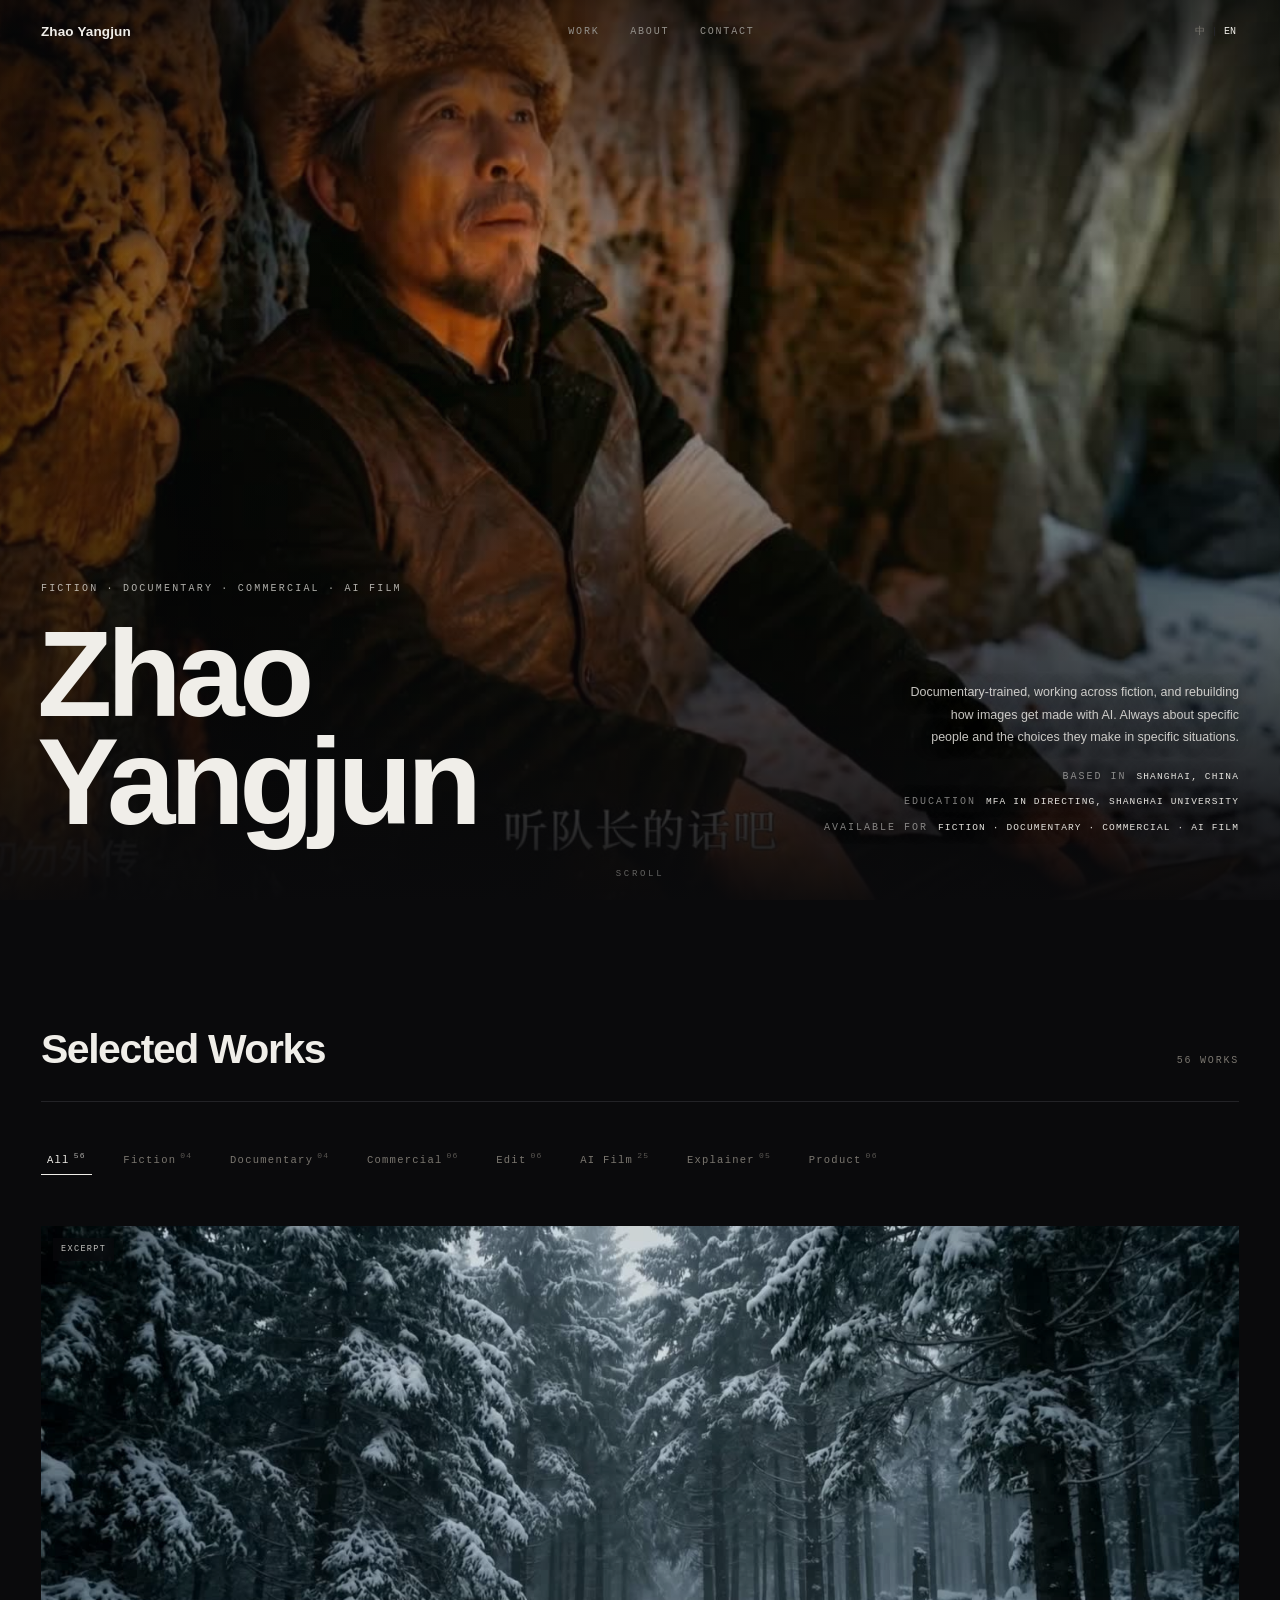
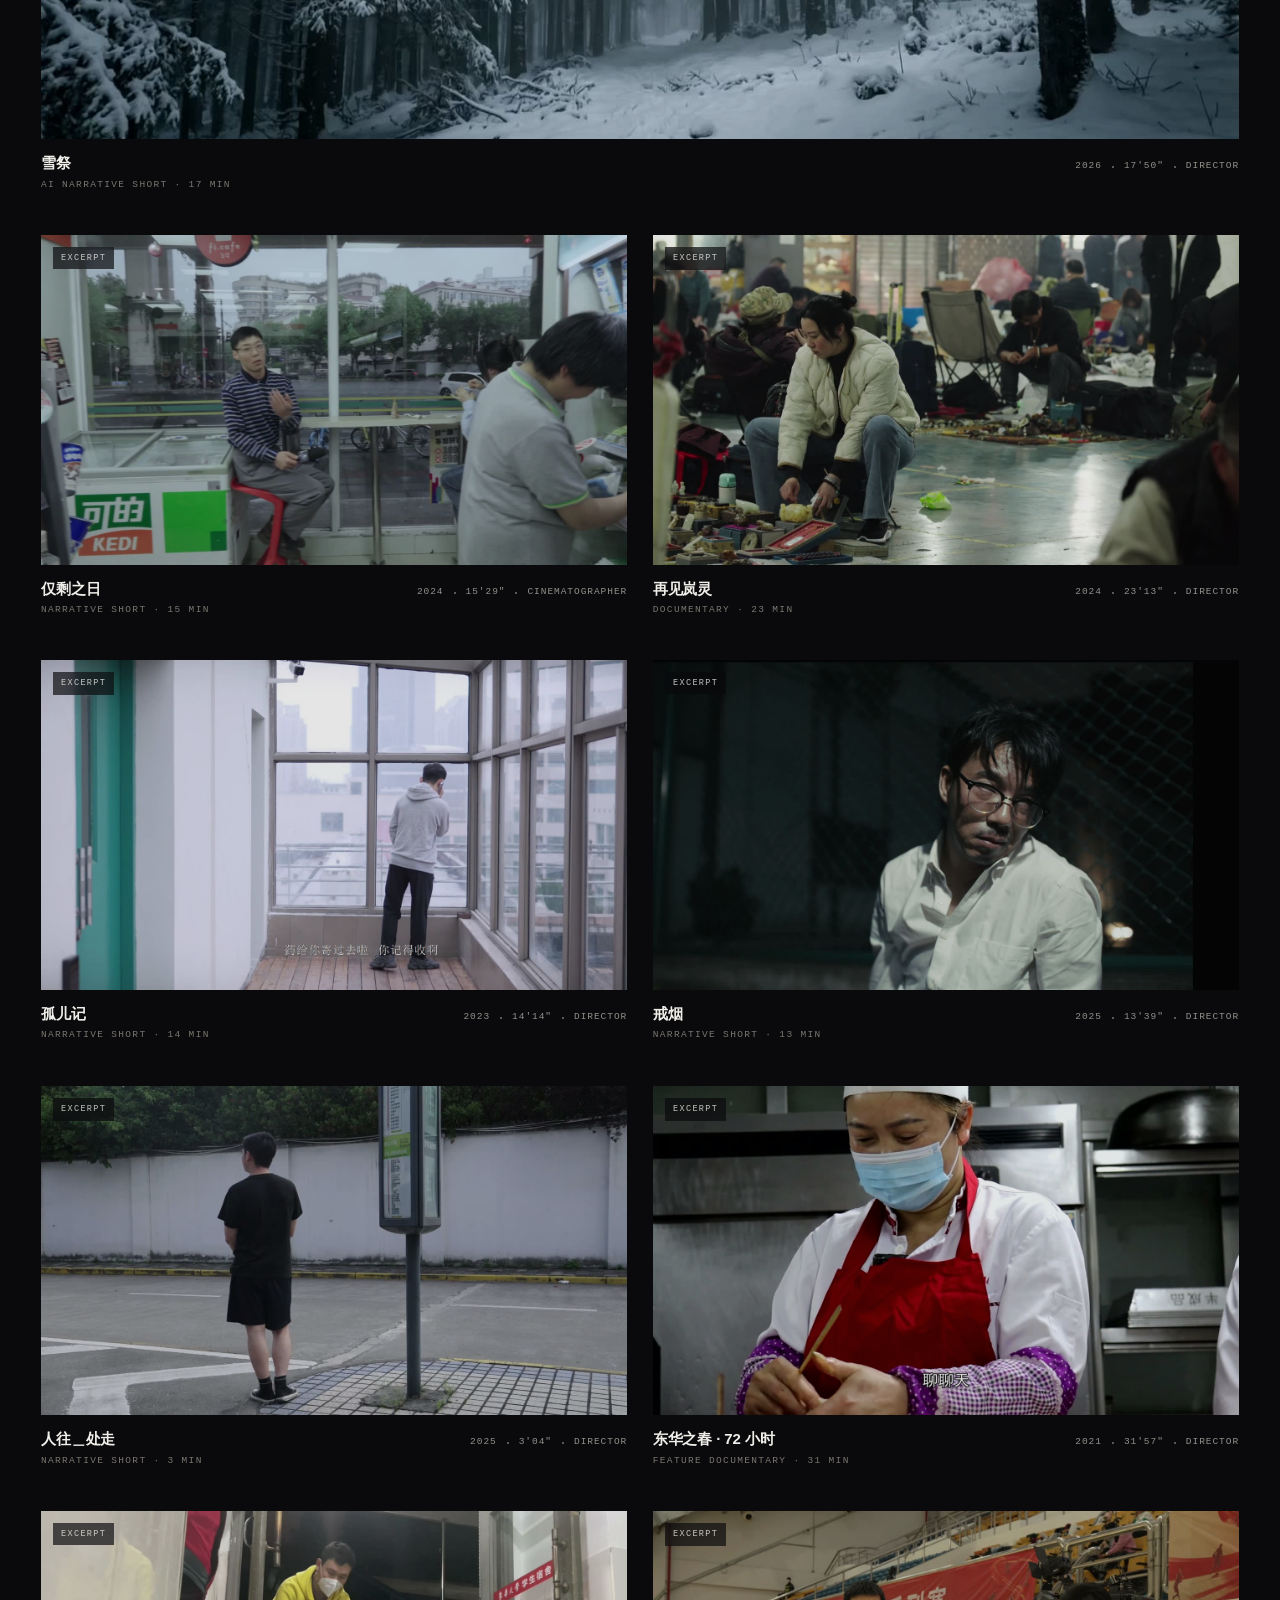
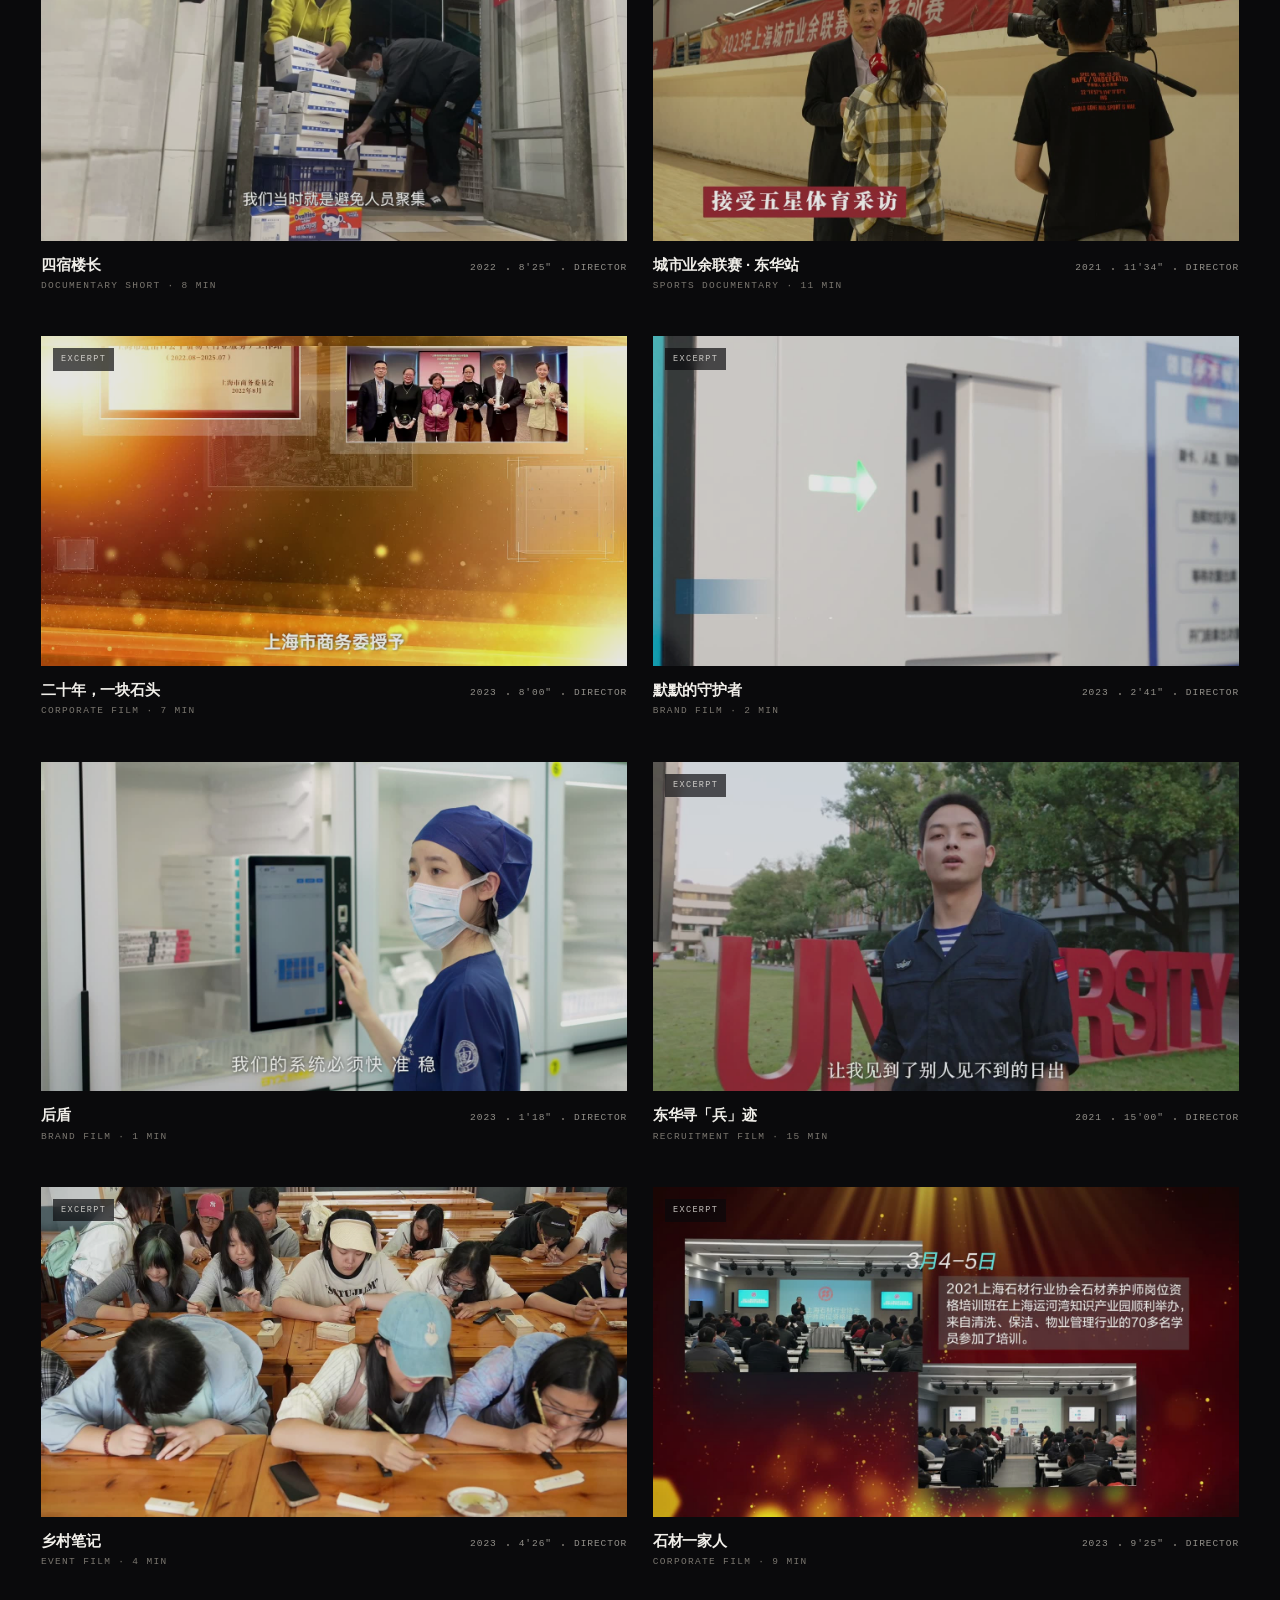
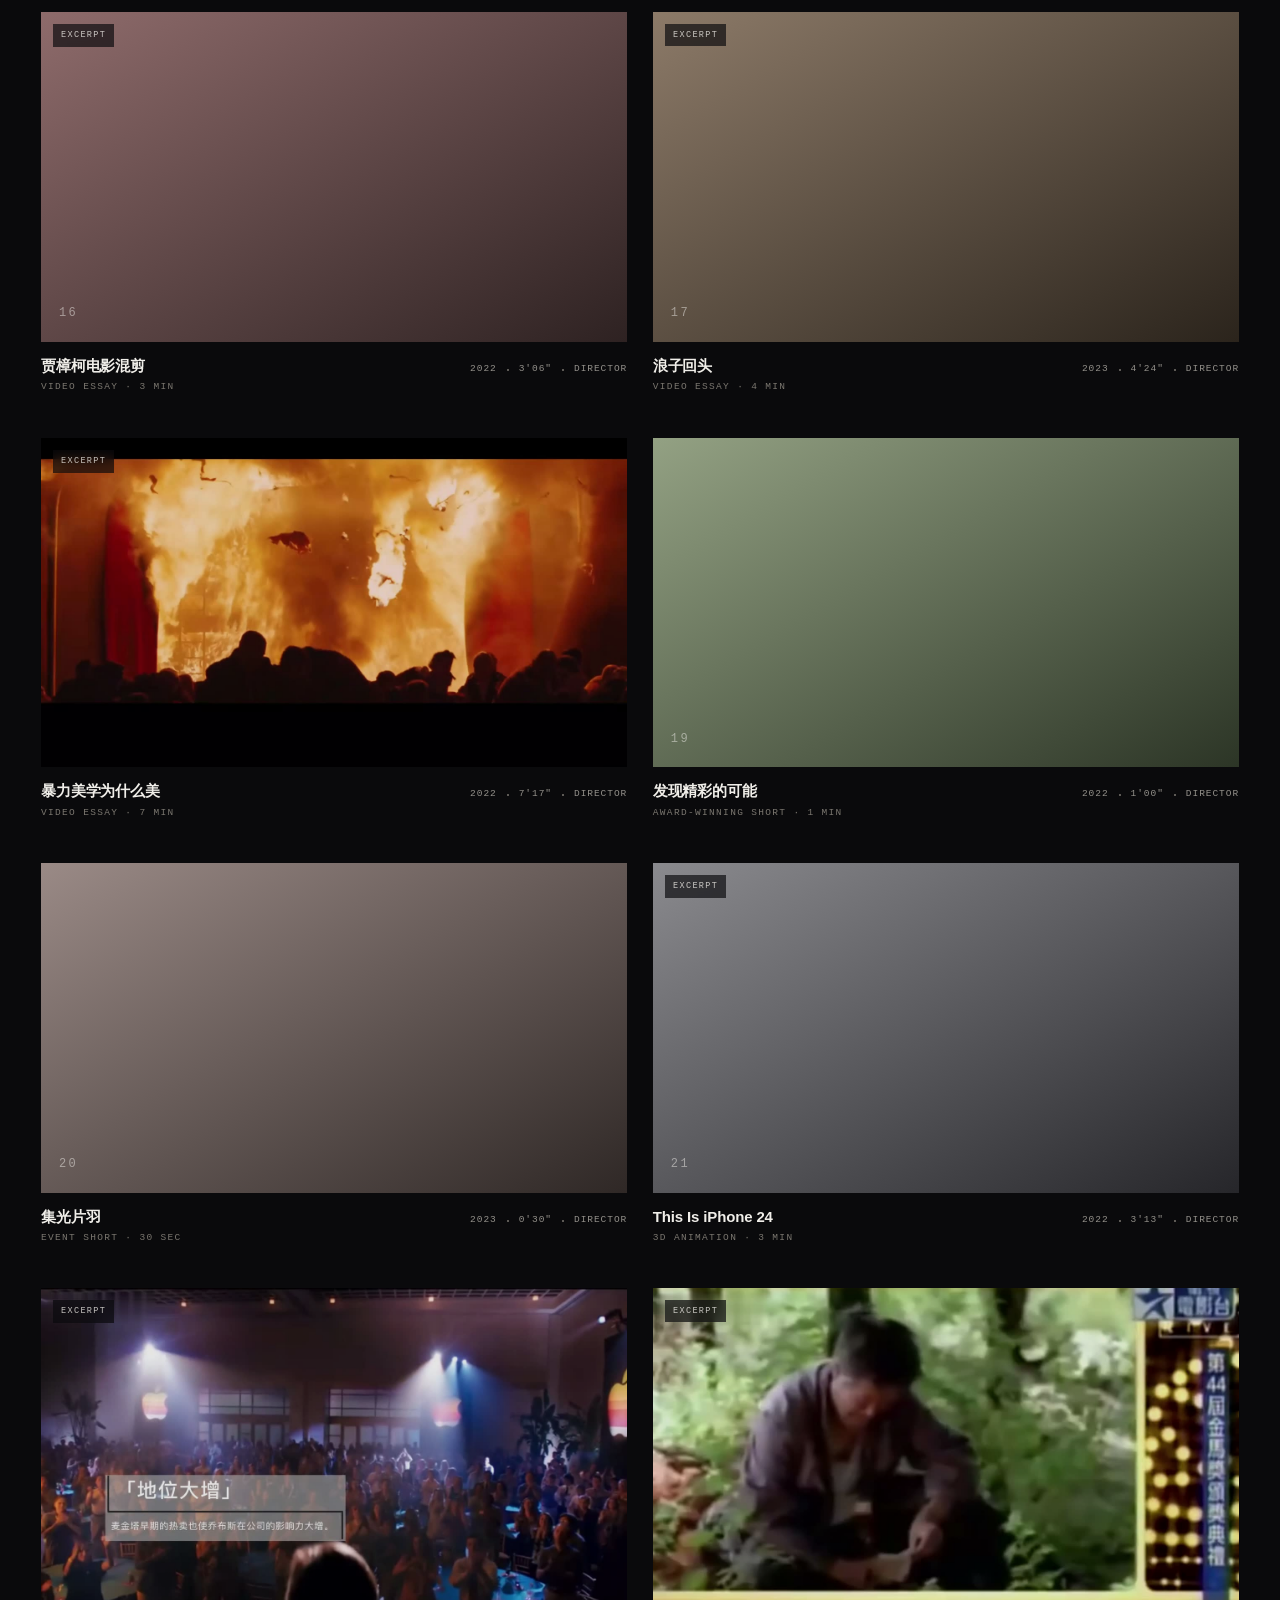
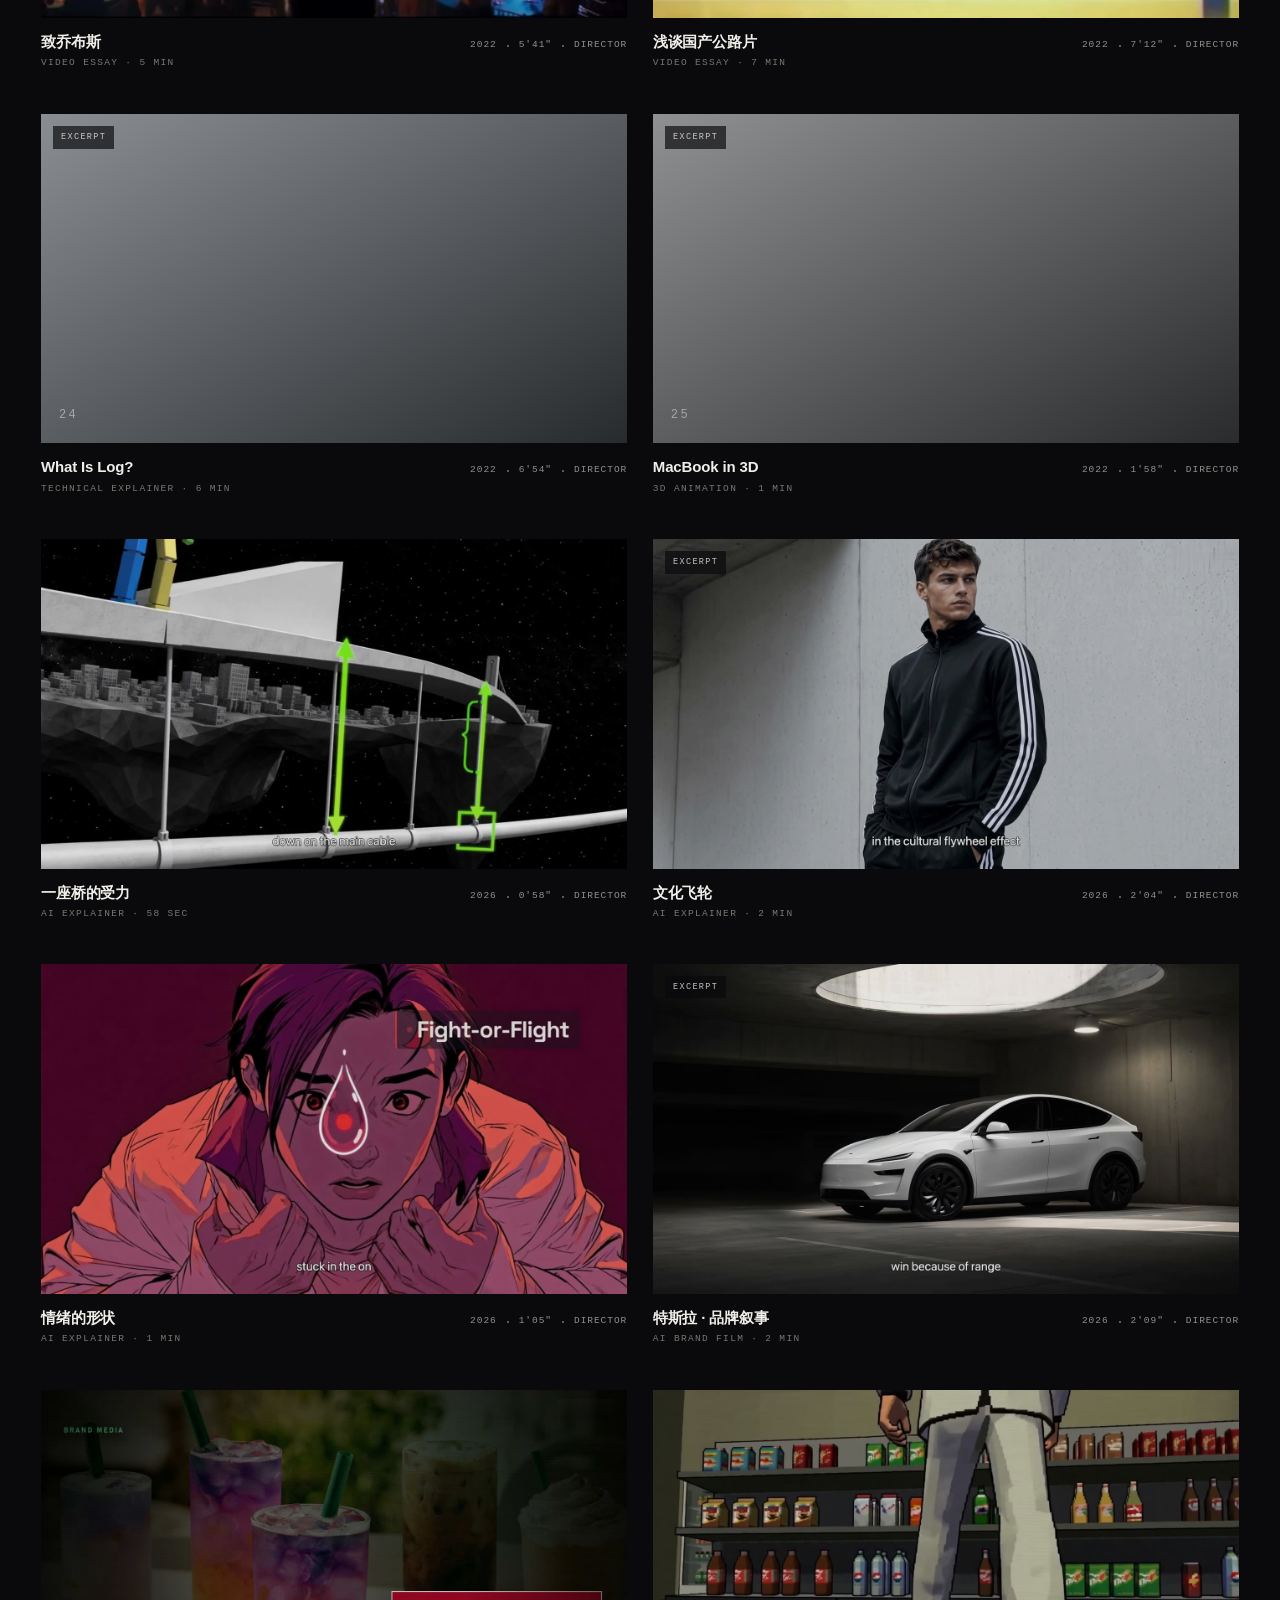
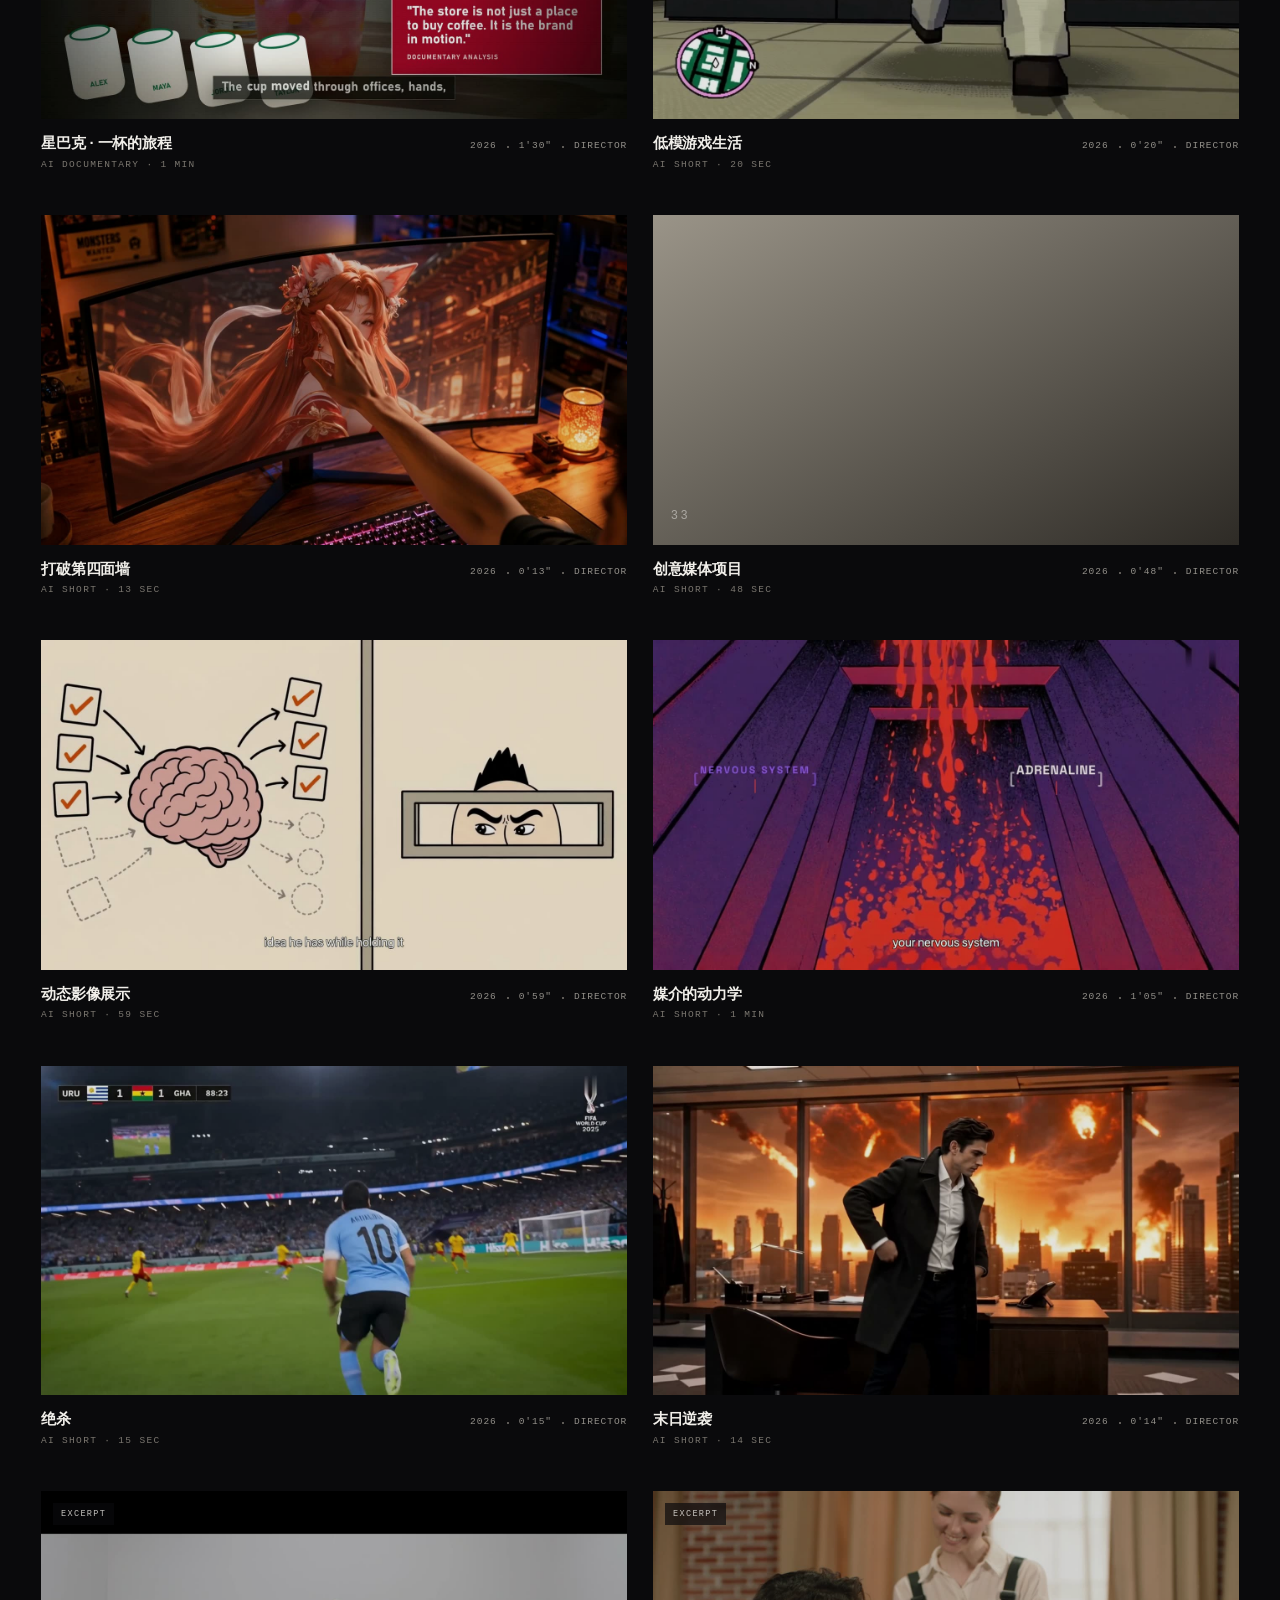
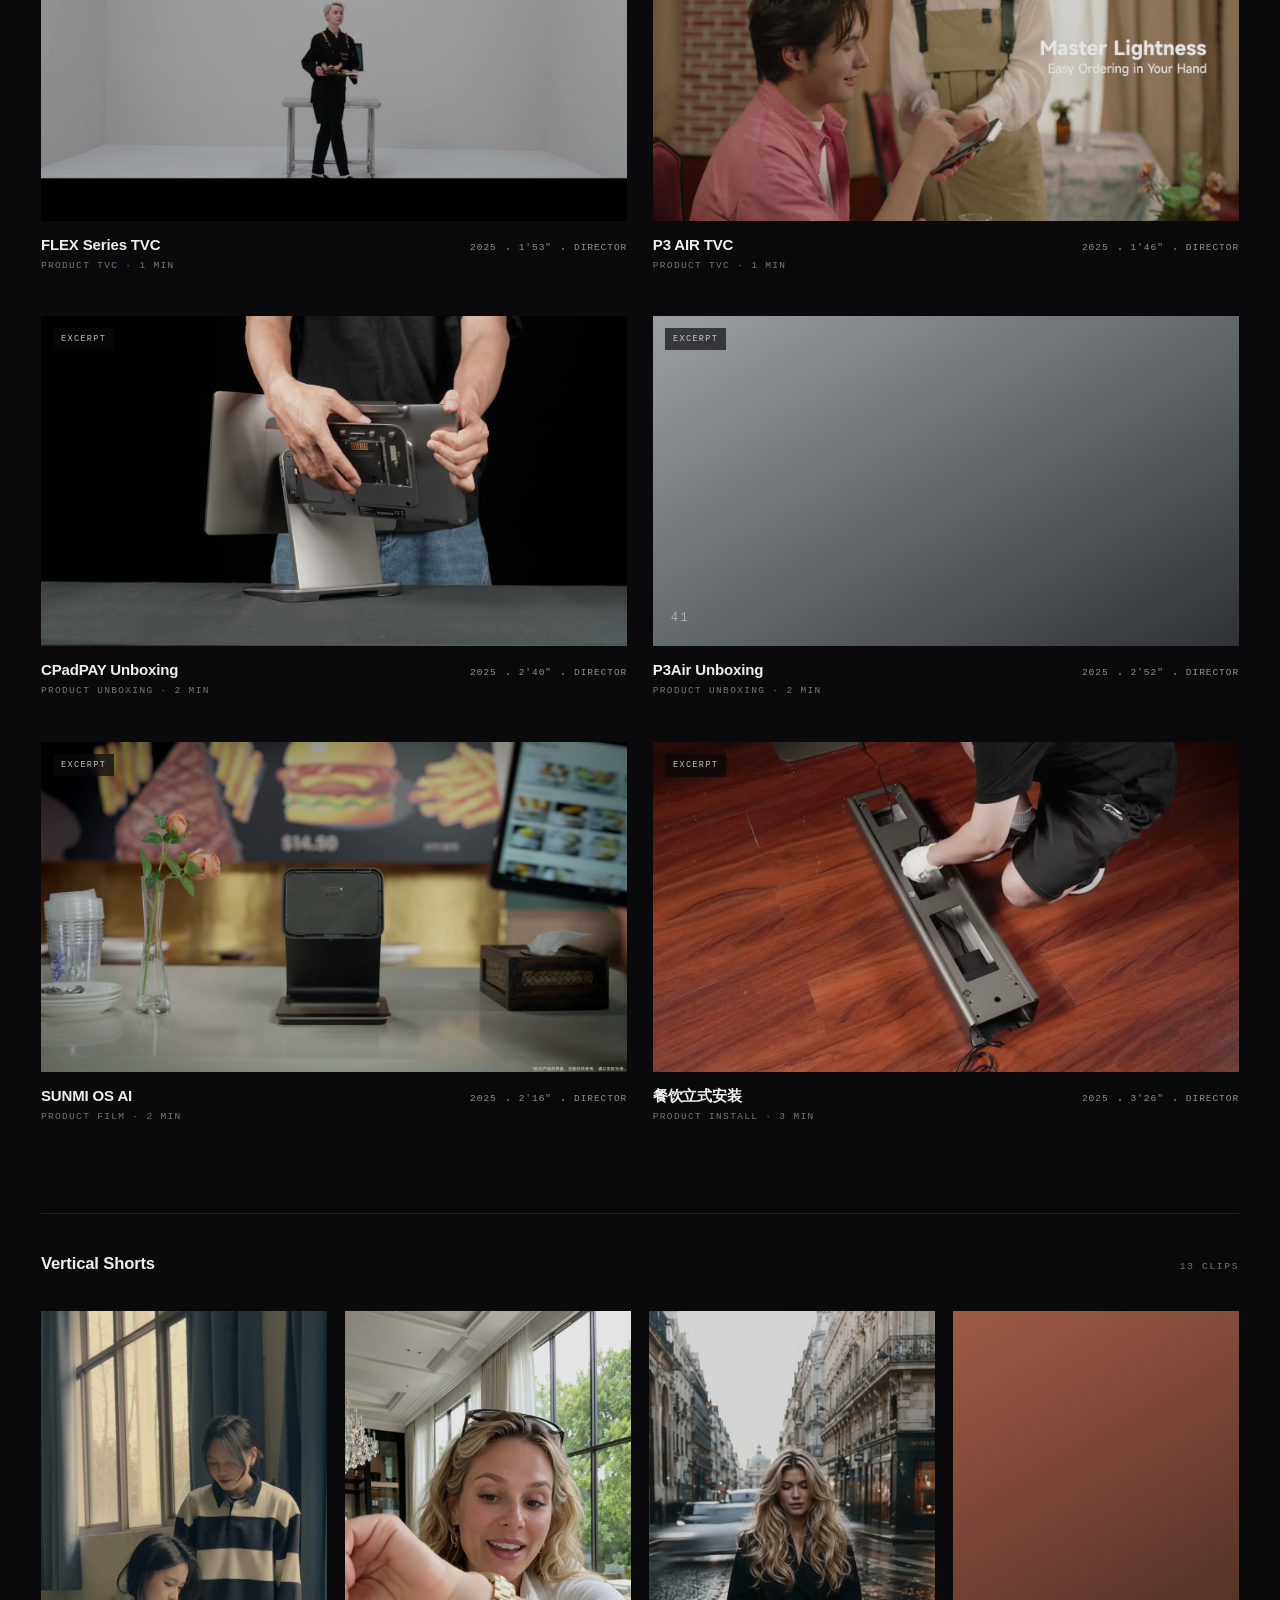
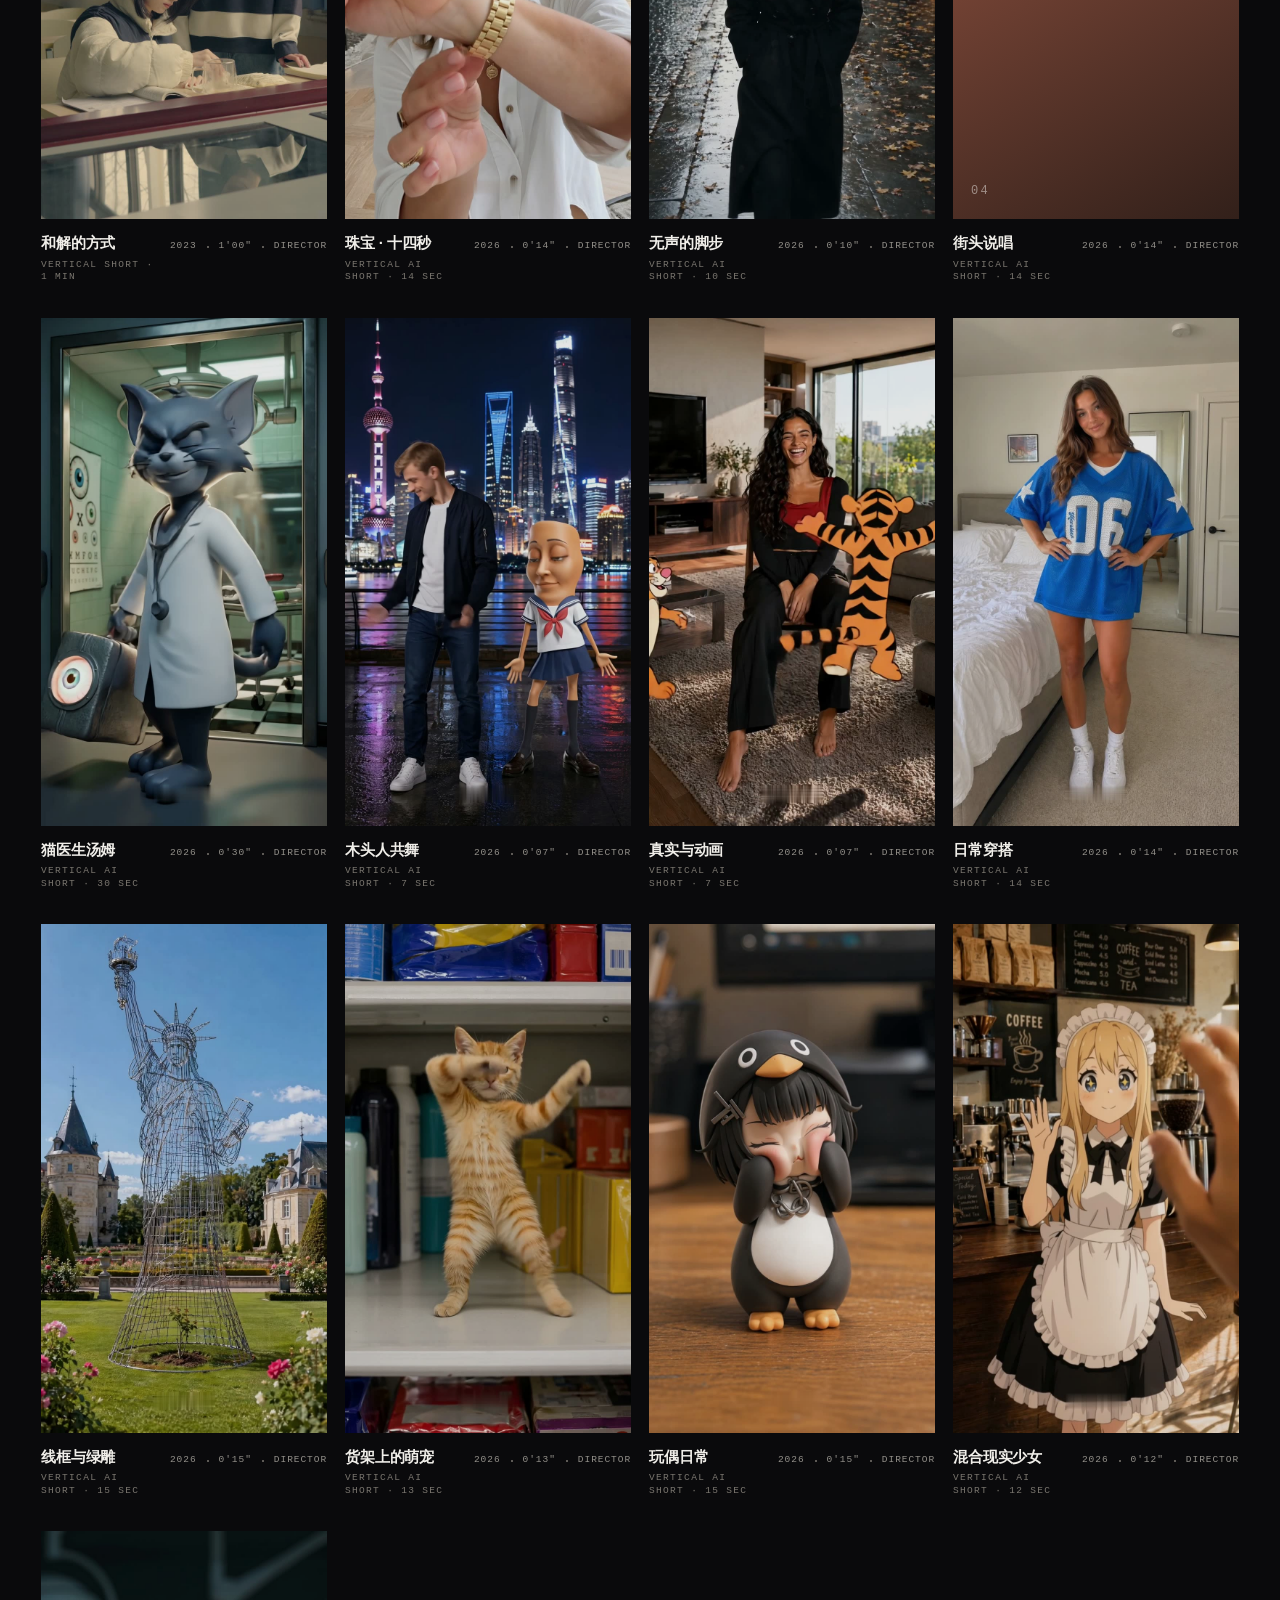
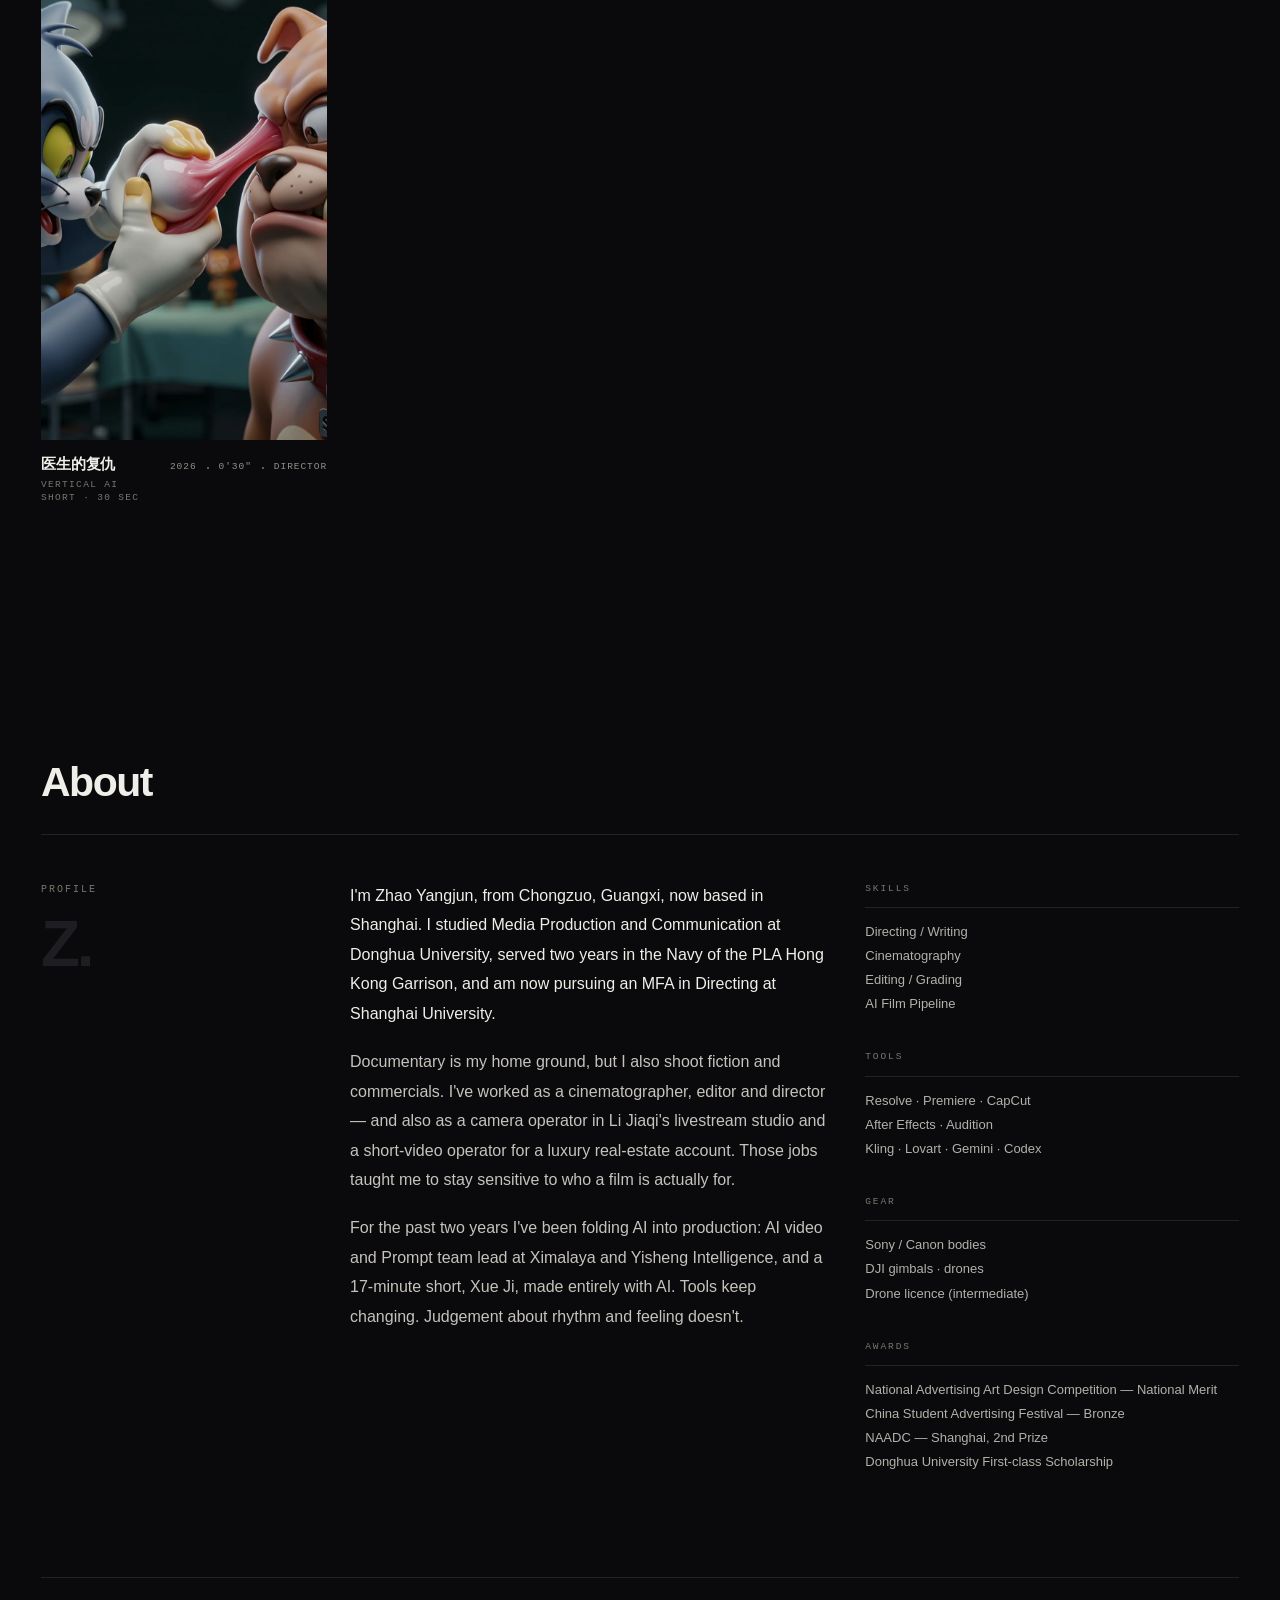
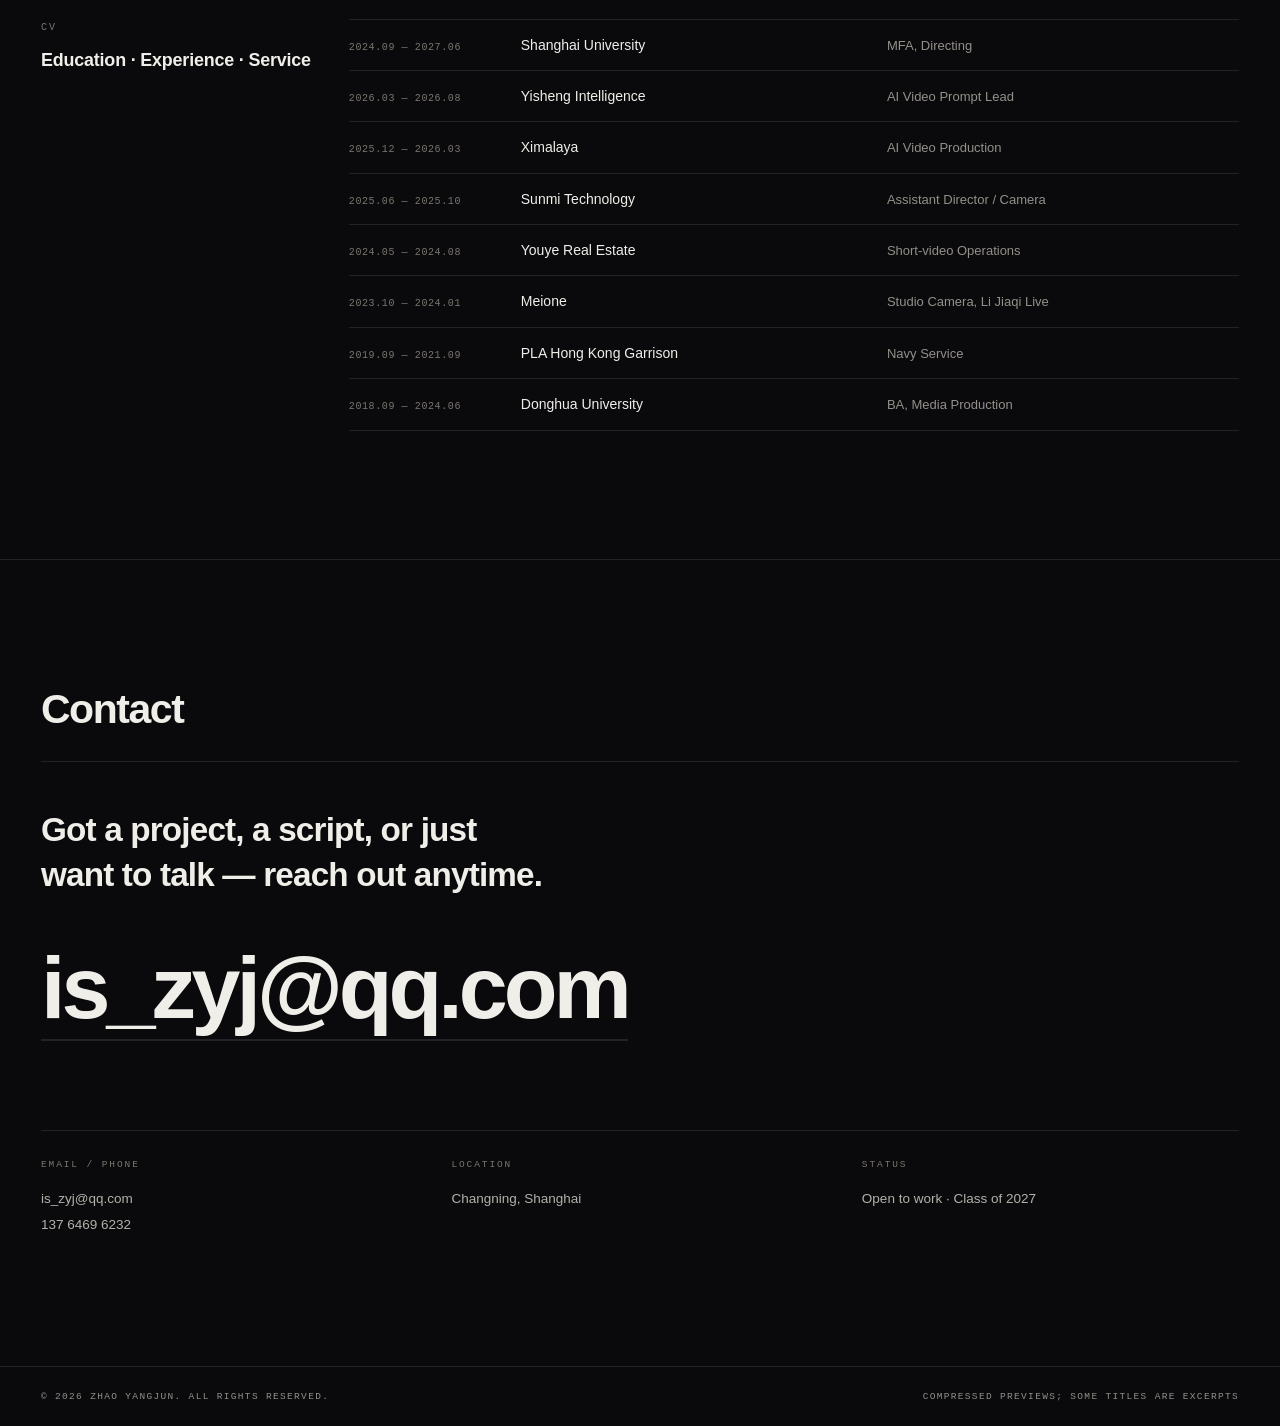
<file: index.html>
<!DOCTYPE html>
<html lang="zh-CN">
<head>
<meta charset="UTF-8">
<meta name="viewport" content="width=device-width, initial-scale=1">
<title>赵洋俊 · 导演 / 剪辑 / AI 影像</title>
<meta name="description" content="赵洋俊 — 导演、剪辑、AI 影像。剧情片、纪录片、宣传片与 AI 影像作品集。">
<meta property="og:title" content="赵洋俊 · 导演 / 剪辑 / AI 影像">
<meta property="og:description" content="剧情片、纪录片、宣传片与 AI 影像作品集。">
<meta property="og:type" content="website">
<meta name="theme-color" content="#0A0A0C">
<link rel="stylesheet" href="assets/css/style.css">
<link rel="preload" as="image" href="assets/video/hero/xue-ji.jpg" fetchpriority="high">
<script>
  /* 标记脚本可用；2.5 秒内没收到就绪信号就恢复全部内容显示，避免空白页 */
  document.documentElement.classList.add("js");
  setTimeout(function () {
    if (!window.__pfReady) document.documentElement.classList.remove("js");
  }, 2500);
</script>
<link rel="icon" href="data:image/svg+xml,%3Csvg xmlns='http://www.w3.org/2000/svg' viewBox='0 0 32 32'%3E%3Crect width='32' height='32' fill='%230A0A0C'/%3E%3Ctext x='16' y='23' font-family='Helvetica,Arial' font-size='17' font-weight='700' fill='%23F0EEE9' text-anchor='middle'%3EZ%3C/text%3E%3C/svg%3E">
</head>
<body>

<!-- ======================= 页头 ======================= -->
<header class="site-header">
  <a class="brand" href="index.html" data-brand>赵洋俊<span>Zhao Yangjun</span></a>

  <nav class="nav" aria-label="主导航">
    <a href="#works" data-zh="作品" data-en="Work">作品</a>
    <a href="#about" data-zh="关于" data-en="About">关于</a>
    <a href="#contact" data-zh="联系" data-en="Contact">联系</a>
  </nav>

  <div class="lang" role="group" aria-label="Language">
    <button type="button" data-lang-btn="zh" aria-pressed="true">中</button>
    <i aria-hidden="true"></i>
    <button type="button" data-lang-btn="en" aria-pressed="false">EN</button>
  </div>
</header>

<main>
  <!-- ======================= Hero ======================= -->
  <section class="hero">
    <video class="hero__video" muted loop playsinline preload="none"
           poster="assets/video/hero/xue-ji.jpg"
           data-src="assets/video/hero/xue-ji.mp4"></video>
    <div class="hero__scrim" aria-hidden="true"></div>

    <div class="hero__inner">
      <div>
        <p class="hero__kicker" data-hero-eyebrow>剧情 · 纪录片 · 宣传片 · AI 影像</p>
        <h1 class="hero__title" data-hero-title>赵洋俊</h1>
      </div>

      <div class="hero__right">
        <p class="hero__statement" data-hero-statement>纪录片出身，拍过剧情，也在用 AI 重新做影像的生产方式。关心的始终是具体的人，和具体处境里的选择。</p>
        <dl class="hero__meta" data-hero-meta></dl>
      </div>
    </div>

    <span class="hero__cue" aria-hidden="true">SCROLL</span>
  </section>

  <!-- ======================= 作品 ======================= -->
  <section class="section" id="works">
    <div class="wrap">
      <div class="section-head reveal">
        <h2 class="section-head__title">
          <span data-zh="作品选" data-en="Selected Works">作品选</span>
          <small>Selected Works</small>
        </h2>
        <span class="section-head__count" data-works-count></span>
      </div>

      <div class="filters reveal" data-filters role="tablist" aria-label="作品分类"></div>

      <div data-works></div>

      <noscript>
        <p style="font-family:var(--mono);font-size:11px;letter-spacing:.1em;color:var(--dim);padding:24px 0">
          作品列表需要 JavaScript 才能加载。请直接用浏览器打开 index.html，或允许此页面运行脚本。
        </p>
      </noscript>
    </div>
  </section>

  <!-- ======================= 关于 ======================= -->
  <section class="section" id="about">
    <div class="wrap">
      <div class="section-head reveal">
        <h2 class="section-head__title">
          <span data-zh="关于" data-en="About">关于</span>
          <small>About</small>
        </h2>
      </div>

      <div class="about">
        <div class="about__side reveal">
          <span class="label" data-zh="简介" data-en="Profile">简介</span>
          <span class="about__side-mark" aria-hidden="true">Z.</span>
        </div>

        <div class="about__main">
          <div class="about__bio reveal" data-about-bio></div>
        </div>

        <div class="about__cols reveal" data-about-stack></div>
      </div>

      <!-- 经历时间线 -->
      <div class="cv">
        <div class="cv__head reveal">
          <span class="label" data-zh="经历" data-en="CV">经历</span>
          <span class="cv__title" data-zh="教育 · 实习 · 服役" data-en="Education · Experience · Service">教育 · 实习 · 服役</span>
        </div>
        <ol class="cv__list reveal" data-cv></ol>
      </div>
    </div>
  </section>

  <!-- ======================= 联系 ======================= -->
  <section class="section contact" id="contact">
    <div class="wrap">
      <div class="section-head reveal">
        <h2 class="section-head__title">
          <span data-zh="联系" data-en="Contact">联系</span>
          <small>Contact</small>
        </h2>
      </div>

      <p class="contact__lead reveal" data-contact-lead></p>
      <a class="contact__mail reveal" data-contact-mail href="#" style="transition-delay:80ms"></a>

      <div class="contact__grid reveal" data-contact-cols></div>
    </div>
  </section>
</main>

<footer class="site-footer">
  <p>© <span data-year></span> <span data-zh="赵洋俊 保留所有权利" data-en="Zhao Yangjun. All rights reserved.">赵洋俊 保留所有权利</span></p>
  <p data-zh="站内为压缩预览，部分作品为节选" data-en="Compressed previews; some titles are excerpts">站内为压缩预览，部分作品为节选</p>
</footer>

<script src="assets/js/data.js"></script>
<script src="assets/js/works.js"></script>
<script src="assets/js/core.js"></script>
<script src="assets/js/home.js"></script>
</body>
</html>
</file>
<file: assets/css/style.css>
/* =========================================================================
   赵洋俊 · 作品集 — Cinematic Dark
   全幅影像优先，界面退到几乎不存在。
   字体：无衬线（Helvetica / Inter / 苹方）+ 等宽仅用于标签
   ========================================================================= */

/* ---------- 1. Reset ---------- */
*, *::before, *::after { box-sizing: border-box; }

html {
  -webkit-text-size-adjust: 100%;
  scroll-behavior: smooth;
  background: var(--bg);
}
section[id] { scroll-margin-top: 68px; }

body {
  margin: 0;
  background: var(--bg);
  color: var(--fg);
  font-family: var(--sans);
  font-size: 15px;
  line-height: 1.72;
  font-weight: 400;
  -webkit-font-smoothing: antialiased;
  -moz-osx-font-smoothing: grayscale;
  text-rendering: optimizeLegibility;
  overflow-x: hidden;
}

img, video { display: block; max-width: 100%; }
[hidden] { display: none !important; }
a { color: inherit; text-decoration: none; }
button { font: inherit; color: inherit; background: none; border: 0; cursor: pointer; }
h1, h2, h3, h4, p, figure, dl, dd, dt { margin: 0; }
ul, ol { margin: 0; padding: 0; list-style: none; }
::selection { background: var(--fg); color: var(--bg); }

/* ---------- 2. Tokens ---------- */
:root {
  --bg: #0A0A0C;
  --bg-2: #121215;
  --bg-3: #1A1A1E;
  --fg: #F0EEE9;
  --dim: #93908A;
  --dimmer: #7A766F;
  --line: #232327;
  --accent: #D9442B;

  --max: 1720px;
  --pad: clamp(18px, 3.2vw, 56px);

  --sans: "Helvetica Neue", "Inter", -apple-system, BlinkMacSystemFont,
          "PingFang SC", "Hiragino Sans GB", "Source Han Sans SC",
          "Microsoft YaHei", Arial, sans-serif;
  --mono: "SFMono-Regular", "JetBrains Mono", Menlo, Consolas, monospace;

  --ease: cubic-bezier(.19, .72, .22, 1);
}

/* ---------- 3. Type helpers ---------- */
.label {
  font-family: var(--mono);
  font-size: 10px;
  font-weight: 400;
  letter-spacing: .2em;
  text-transform: uppercase;
  color: var(--dimmer);
}

/* ---------- 4. Layout ---------- */
.wrap {
  width: 100%;
  max-width: var(--max);
  margin-inline: auto;
  padding-inline: var(--pad);
}
.section { padding-block: clamp(72px, 10vw, 150px); }

.section-head {
  display: flex;
  align-items: baseline;
  justify-content: space-between;
  gap: 24px;
  padding-bottom: clamp(20px, 2.4vw, 30px);
  margin-bottom: clamp(28px, 3.6vw, 48px);
  border-bottom: 1px solid var(--line);
}
.section-head__title {
  font-size: clamp(26px, 3.2vw, 44px);
  font-weight: 700;
  letter-spacing: -.035em;
  line-height: 1.05;
}
.section-head__title small {
  display: block;
  font-family: var(--mono);
  font-size: 10px;
  font-weight: 400;
  letter-spacing: .2em;
  text-transform: uppercase;
  color: var(--dimmer);
  margin-top: 12px;
}
/* 英文模式下中文标题本身已是英文，副标题会重复 */
html[lang="en"] .section-head__title small { display: none; }
.section-head__count {
  font-family: var(--mono);
  font-size: 10px;
  letter-spacing: .18em;
  text-transform: uppercase;
  color: var(--dimmer);
  white-space: nowrap;
}

/* ---------- 5. Nav ---------- */
.site-header {
  position: fixed;
  top: 0; left: 0; right: 0;
  z-index: 100;
  display: flex;
  align-items: center;
  justify-content: space-between;
  gap: 24px;
  padding: 20px var(--pad);
  transition: padding .5s var(--ease), background .4s ease, border-color .4s ease;
  border-bottom: 1px solid transparent;
}
.site-header.is-scrolled {
  padding-block: 12px;
  background: rgba(10, 10, 12, .82);
  -webkit-backdrop-filter: saturate(180%) blur(18px);
  backdrop-filter: saturate(180%) blur(18px);
  border-bottom-color: var(--line);
}
.brand {
  font-size: 13.5px;
  font-weight: 700;
  letter-spacing: .01em;
  white-space: nowrap;
}
.brand span {
  font-family: var(--mono);
  font-size: 9.5px;
  font-weight: 400;
  letter-spacing: .16em;
  text-transform: uppercase;
  color: var(--dimmer);
  margin-left: .7em;
}

.nav { display: flex; align-items: center; gap: clamp(16px, 2.4vw, 36px); }
.nav a {
  font-family: var(--mono);
  font-size: 10px;
  letter-spacing: .18em;
  text-transform: uppercase;
  color: var(--dim);
  transition: color .3s ease;
}
.nav a:hover { color: var(--fg); }

.lang {
  display: flex;
  align-items: center;
  gap: 6px;
  font-family: var(--mono);
  font-size: 10px;
  letter-spacing: .1em;
}
.lang button { padding: 2px 3px; color: var(--dimmer); transition: color .3s ease; }
.lang button.is-active { color: var(--fg); }
.lang button:hover { color: var(--fg); }
.lang i { width: 1px; height: 9px; background: var(--line); }

/* ---------- 6. Hero ---------- */
.hero {
  position: relative;
  height: 100svh;
  min-height: 600px;
  max-height: 1100px;
  display: flex;
  align-items: flex-end;
  overflow: hidden;
  background: #07070A;
}
.hero__video {
  position: absolute;
  inset: 0;
  width: 100%;
  height: 100%;
  object-fit: cover;
  z-index: 0;
}
.hero__scrim {
  position: absolute;
  inset: 0;
  z-index: 1;
  background:
    linear-gradient(180deg, rgba(6,6,8,.66) 0%, rgba(6,6,8,.06) 30%, rgba(6,6,8,.50) 68%, rgba(10,10,12,.97) 100%),
    linear-gradient(90deg, rgba(6,6,8,.52) 0%, rgba(6,6,8,0) 46%);
}
.hero__inner {
  position: relative;
  z-index: 2;
  width: 100%;
  max-width: var(--max);
  margin-inline: auto;
  padding: 0 var(--pad) clamp(34px, 5vw, 64px);
  display: grid;
  grid-template-columns: 1fr auto;
  gap: 32px;
  align-items: end;
}
.hero__kicker {
  font-family: var(--mono);
  font-size: 10px;
  letter-spacing: .22em;
  text-transform: uppercase;
  color: rgba(240, 238, 233, .72);
  margin-bottom: clamp(14px, 1.8vw, 24px);
}
.hero__title {
  font-size: clamp(52px, 9.6vw, 148px);
  font-weight: 700;
  line-height: .88;
  letter-spacing: -.045em;
  margin-left: -.03em;
}
.hero__right {
  text-align: right;
  display: grid;
  gap: 20px;
  justify-items: end;
  max-width: 372px;
}
.hero__statement {
  font-size: 13px;
  line-height: 1.78;
  color: rgba(240, 238, 233, .82);
  text-wrap: balance;
  text-shadow: 0 1px 18px rgba(0, 0, 0, .5);
}
.hero__meta { display: grid; gap: 8px; justify-items: end; }
.hero__meta-row {
  display: flex;
  gap: 10px;
  align-items: baseline;
  font-family: var(--mono);
  font-size: 9.5px;
  letter-spacing: .12em;
  text-transform: uppercase;
  text-shadow: 0 1px 14px rgba(0, 0, 0, .6);
}
.hero__meta-row dt { color: rgba(240, 238, 233, .52); }
.hero__meta-row dd { color: rgba(240, 238, 233, .95); margin: 0; text-align: right; }

/* 英文标签更长，需要更宽的容器，否则最后一行会折成三段 */
html[lang="en"] .hero__right { max-width: 440px; }
html[lang="en"] .hero__statement { font-size: 12.5px; }
.hero__cue {
  position: absolute;
  z-index: 2;
  left: 50%;
  bottom: 18px;
  transform: translateX(-50%);
  font-family: var(--mono);
  font-size: 9px;
  letter-spacing: .3em;
  color: rgba(240, 238, 233, .38);
  text-transform: uppercase;
}

/* ---------- 7. Filters ---------- */
.filters {
  display: flex;
  flex-wrap: wrap;
  gap: clamp(14px, 2vw, 32px);
  margin-bottom: clamp(30px, 4vw, 56px);
}
.filter {
  position: relative;
  padding-bottom: 6px;
  font-family: var(--mono);
  font-size: 10.5px;
  letter-spacing: .12em;
  color: var(--dimmer);
  transition: color .3s ease;
  white-space: nowrap;
}
.filter span { font-size: 8px; margin-left: 4px; vertical-align: super; opacity: .7; }
.filter:hover { color: var(--dim); }
.filter.is-active { color: var(--fg); }
.filter.is-active::after {
  content: "";
  position: absolute;
  left: 0; right: 0; bottom: 0;
  height: 1px;
  background: var(--fg);
}

/* ---------- 8. Works grid ---------- */
.works-grid {
  display: grid;
  grid-template-columns: repeat(2, 1fr);
  gap: clamp(28px, 3.4vw, 52px) clamp(16px, 2vw, 32px);
}
/* 第一部作品满幅，做视觉锚点 */
.works-grid > .work-card:first-child { grid-column: 1 / -1; }
.works-grid > .work-card:first-child .card-media { aspect-ratio: 21 / 9; }

/* 竖屏分组：9:16 单独铺一排，避免在 16:9 格子里被裁掉 */
.works-subhead {
  display: flex;
  align-items: baseline;
  justify-content: space-between;
  gap: 16px;
  margin: clamp(52px, 7vw, 96px) 0 clamp(20px, 2.6vw, 32px);
  padding-top: clamp(22px, 3vw, 36px);
  border-top: 1px solid var(--line);
}
.works-subhead h3 {
  font-size: clamp(15px, 1.3vw, 19px);
  font-weight: 600;
  letter-spacing: -.01em;
}
.works-subhead span {
  font-family: var(--mono);
  font-size: 9.5px;
  letter-spacing: .18em;
  text-transform: uppercase;
  color: var(--dimmer);
  white-space: nowrap;
}
.works-grid--portrait {
  grid-template-columns: repeat(4, 1fr);
  gap: clamp(22px, 2.6vw, 38px) clamp(10px, 1.4vw, 20px);
}
.works-grid--portrait > .work-card:first-child { grid-column: auto; }
.works-grid--portrait > .work-card:first-child .card-media { aspect-ratio: 9 / 16; }
.works-grid--portrait .card-media { aspect-ratio: 9 / 16; }

.work-card__link { display: block; }

.card-media {
  position: relative;
  aspect-ratio: 16 / 9;
  overflow: hidden;
  background: var(--bg-2);
  isolation: isolate;
}
.card-media .ph {
  position: absolute;
  inset: 0;
  z-index: 0;
  background: linear-gradient(150deg, var(--t1, #2A2A2E) 0%, var(--t2, #101013) 100%);
  display: flex;
  align-items: flex-end;
  padding: 18px;
  color: rgba(240, 238, 233, .5);
}
.card-media .ph-num { font-family: var(--mono); font-size: 12px; letter-spacing: .2em; }
.card-media .ph-tag { display: none; }
.card-media img {
  position: relative;
  z-index: 1;
  width: 100%;
  height: 100%;
  object-fit: cover;
  transition: transform 1.2s var(--ease), filter .6s ease;
  filter: brightness(.9) saturate(.96);
}
.work-card__link:hover .card-media img { transform: scale(1.028); filter: brightness(1) saturate(1); }

.card-loop {
  position: absolute;
  inset: 0;
  z-index: 2;
  width: 100%;
  height: 100%;
  object-fit: cover;
  opacity: 0;
  pointer-events: none;
  transition: opacity .55s ease;
}
.card-media.is-playing .card-loop { opacity: 1; }

.card-badge {
  position: absolute;
  z-index: 3;
  left: 12px; top: 12px;
  padding: 4px 8px;
  background: rgba(10, 10, 12, .68);
  -webkit-backdrop-filter: blur(6px);
  backdrop-filter: blur(6px);
  color: rgba(240, 238, 233, .8);
  font-family: var(--mono);
  font-size: 8.5px;
  letter-spacing: .16em;
  text-transform: uppercase;
}
.card-view {
  position: absolute;
  z-index: 3;
  right: 12px; bottom: 12px;
  font-family: var(--mono);
  font-size: 9px;
  letter-spacing: .16em;
  text-transform: uppercase;
  color: rgba(240, 238, 233, .9);
  opacity: 0;
  transform: translateY(6px);
  transition: opacity .4s ease, transform .4s var(--ease);
}
.work-card__link:hover .card-view { opacity: 1; transform: none; }

.card-body {
  display: grid;
  grid-template-columns: 1fr auto;
  gap: 4px 16px;
  padding-top: 14px;
  align-items: baseline;
}
.card-title {
  font-size: clamp(15px, 1.15vw, 18px);
  font-weight: 600;
  letter-spacing: -.01em;
  line-height: 1.35;
}
.card-title span {
  display: block;
  font-family: var(--mono);
  font-size: 9.5px;
  font-weight: 400;
  letter-spacing: .14em;
  text-transform: uppercase;
  color: var(--dimmer);
  margin-top: 5px;
}
.card-index { display: none; }
.card-meta {
  grid-column: 2;
  display: flex;
  gap: 10px;
  align-items: baseline;
  font-family: var(--mono);
  font-size: 9.5px;
  letter-spacing: .1em;
  text-transform: uppercase;
  color: var(--dim);
  white-space: nowrap;
}
.card-meta i { width: 2px; height: 2px; border-radius: 50%; background: var(--dimmer); }

/* ---------- 9. About ---------- */
.about {
  display: grid;
  grid-template-columns: repeat(12, 1fr);
  gap: clamp(24px, 3vw, 48px);
}
.about__side { grid-column: 1 / span 3; }
.about__side .label { display: block; }
.about__side-mark {
  display: block;
  font-size: clamp(40px, 5vw, 76px);
  font-weight: 700;
  letter-spacing: -.05em;
  line-height: 1;
  color: #1D1D22;
  margin-top: 14px;
}
.about__main { grid-column: 4 / span 5; }
.about__bio { font-size: clamp(15px, 1.25vw, 17.5px); line-height: 1.85; color: #C6C3BD; }
.about__bio p + p { margin-top: 1.15em; }
.about__bio p:first-child { color: var(--fg); }

.about__cols {
  grid-column: 9 / span 4;
  display: grid;
  gap: clamp(22px, 2.6vw, 34px);
  align-content: start;
}
.stack h4 {
  font-family: var(--mono);
  font-size: 9.5px;
  letter-spacing: .2em;
  text-transform: uppercase;
  color: var(--dimmer);
  font-weight: 400;
  padding-bottom: 10px;
  margin-bottom: 12px;
  border-bottom: 1px solid var(--line);
}
.stack li { font-size: 13px; line-height: 1.85; color: #B4B1AB; }

/* ---------- 10. CV ---------- */
.cv {
  display: grid;
  grid-template-columns: repeat(12, 1fr);
  gap: clamp(20px, 2.6vw, 40px);
  margin-top: clamp(56px, 8vw, 112px);
  padding-top: clamp(26px, 3.2vw, 42px);
  border-top: 1px solid var(--line);
}
.cv__head { grid-column: 1 / span 3; display: flex; flex-direction: column; gap: 12px; }
.cv__title {
  font-size: clamp(16px, 1.4vw, 19px);
  font-weight: 600;
  letter-spacing: -.01em;
  line-height: 1.4;
  color: var(--fg);
}
.cv__list { grid-column: 4 / span 9; }
.cv__row {
  display: grid;
  grid-template-columns: 158px 1fr 1fr;
  gap: 14px;
  padding-block: 13px;
  border-bottom: 1px solid var(--line);
  align-items: baseline;
  transition: background .3s ease;
}
.cv__row:first-child { border-top: 1px solid var(--line); }
.cv__row:hover { background: var(--bg-2); }
.cv__time {
  font-family: var(--mono);
  font-size: 10px;
  letter-spacing: .06em;
  color: var(--dimmer);
  white-space: nowrap;
}
.cv__org { font-size: 14px; color: var(--fg); }
.cv__role { font-size: 13px; color: var(--dim); }

/* ---------- 11. Contact ---------- */
.contact { border-top: 1px solid var(--line); }
.contact__lead {
  font-size: clamp(22px, 2.6vw, 36px);
  font-weight: 600;
  line-height: 1.35;
  letter-spacing: -.025em;
  max-width: 26em;
  text-wrap: balance;
  color: var(--fg);
}
.contact__mail {
  display: inline-block;
  margin-top: clamp(26px, 3.6vw, 48px);
  font-size: clamp(32px, 9vw, 88px);
  font-weight: 700;
  letter-spacing: -.045em;
  line-height: 1;
  color: var(--fg);
  border-bottom: 2px solid var(--line);
  padding-bottom: .08em;
  transition: color .35s ease, border-color .35s ease;
}
.contact__mail:hover { color: var(--accent); border-bottom-color: var(--accent); }

.contact__grid {
  display: grid;
  grid-template-columns: repeat(3, 1fr);
  gap: clamp(20px, 2.6vw, 40px);
  margin-top: clamp(48px, 7vw, 96px);
  padding-top: 26px;
  border-top: 1px solid var(--line);
}
.contact__col h4 {
  font-family: var(--mono);
  font-size: 9.5px;
  letter-spacing: .2em;
  text-transform: uppercase;
  color: var(--dimmer);
  font-weight: 400;
  margin-bottom: 12px;
}
.contact__col a, .contact__col p {
  display: block;
  font-size: 13.5px;
  line-height: 1.95;
  color: #B4B1AB;
  transition: color .3s ease;
}
.contact__col a:hover { color: var(--fg); }

/* ---------- 12. Footer ---------- */
.site-footer {
  display: flex;
  flex-wrap: wrap;
  align-items: center;
  justify-content: space-between;
  gap: 12px 24px;
  padding: 22px var(--pad);
  border-top: 1px solid var(--line);
}
.site-footer p {
  font-family: var(--mono);
  font-size: 9.5px;
  letter-spacing: .14em;
  text-transform: uppercase;
  color: var(--dim);
}

/* ---------- 13. Work detail ---------- */
.work-page { padding-top: 0; }

.work-hero {
  position: relative;
  /* 超宽屏时按 86vh 反算宽度，保持真实 16:9 而不是被压扁 */
  width: min(100%, calc(86vh * 16 / 9));
  margin-inline: auto;
  background: #000;
  aspect-ratio: 16 / 9;
  margin-bottom: clamp(30px, 4vw, 56px);
}
.work-hero video, .work-hero .player__poster {
  width: 100%;
  height: 100%;
  object-fit: contain;
  background: #000;
}
/* 竖屏作品：改成 9:16 的框，否则画面会缩成中间一条 */
.work-hero--portrait {
  width: min(100%, calc(84vh * 9 / 16));
  aspect-ratio: 9 / 16;
}
.player__fallback {
  position: absolute;
  inset: 0;
  display: grid;
  place-content: center;
  justify-items: center;
  gap: 14px;
  background: linear-gradient(150deg, var(--t1, #2A2A2E), var(--t2, #101013));
  color: rgba(240, 238, 233, .8);
  text-align: center;
  padding: 24px;
}
.player__fallback p {
  font-family: var(--mono);
  font-size: 10px;
  letter-spacing: .18em;
  text-transform: uppercase;
}

.back-link {
  display: inline-flex;
  align-items: center;
  gap: 9px;
  font-family: var(--mono);
  font-size: 10px;
  letter-spacing: .18em;
  text-transform: uppercase;
  color: var(--dim);
  transition: color .3s ease, gap .4s var(--ease);
}
.back-link:hover { color: var(--fg); gap: 15px; }

.work-top {
  display: flex;
  justify-content: space-between;
  align-items: center;
  padding: clamp(84px, 11vh, 120px) 0 clamp(18px, 2.4vw, 30px);
}
.work-head {
  display: grid;
  grid-template-columns: repeat(12, 1fr);
  gap: clamp(20px, 2.6vw, 40px);
  padding-bottom: clamp(24px, 3.2vw, 40px);
  align-items: end;
}
.work-head__main { grid-column: 1 / span 8; }
.work-head__index {
  font-family: var(--mono);
  font-size: 10px;
  letter-spacing: .2em;
  color: var(--dimmer);
  margin-bottom: 16px;
  display: block;
}
.work-head__title {
  font-size: clamp(36px, 6vw, 92px);
  font-weight: 700;
  line-height: .96;
  letter-spacing: -.045em;
}
.work-head__sub {
  font-family: var(--mono);
  font-size: 10px;
  letter-spacing: .18em;
  text-transform: uppercase;
  color: var(--dim);
  margin-top: 16px;
}
.work-head__meta { grid-column: 10 / span 3; display: grid; gap: 10px; }
.work-head__meta div {
  display: flex;
  justify-content: space-between;
  gap: 12px;
  padding-bottom: 9px;
  border-bottom: 1px solid var(--line);
}
.work-head__meta div:last-child { border-bottom: 0; padding-bottom: 0; }
.work-head__meta dt, .work-head__meta dd {
  margin: 0;
  font-family: var(--mono);
  font-size: 10px;
  letter-spacing: .1em;
  text-transform: uppercase;
}
.work-head__meta dt { color: var(--dimmer); }
.work-head__meta dd { color: var(--fg); text-align: right; }

.excerpt-note {
  margin-top: 14px;
  font-family: var(--mono);
  font-size: 9.5px;
  letter-spacing: .16em;
  text-transform: uppercase;
  color: var(--dimmer);
}

.work-body {
  display: grid;
  grid-template-columns: repeat(12, 1fr);
  gap: clamp(24px, 3vw, 44px);
  margin-top: clamp(36px, 5vw, 72px);
}
.work-body__synopsis { grid-column: 1 / span 6; }
.work-body__synopsis p {
  font-size: clamp(15px, 1.25vw, 17px);
  line-height: 1.85;
  color: #C6C3BD;
}
.work-body__synopsis p + p { margin-top: 1.05em; }

.work-body__credits { grid-column: 8 / span 5; }
.credits-list div {
  display: grid;
  grid-template-columns: 96px 1fr;
  gap: 16px;
  padding-block: 11px;
  border-bottom: 1px solid var(--line);
  align-items: baseline;
}
.credits-list div:first-child { border-top: 1px solid var(--line); }
.credits-list dt {
  font-family: var(--mono);
  font-size: 9.5px;
  letter-spacing: .14em;
  text-transform: uppercase;
  color: var(--dimmer);
}
.credits-list dd { margin: 0; font-size: 13.5px; color: var(--fg); }

.watch-btn {
  display: inline-flex;
  align-items: center;
  gap: 12px;
  margin-top: clamp(22px, 3vw, 34px);
  padding: 13px 26px;
  border: 1px solid var(--line);
  font-family: var(--mono);
  font-size: 10px;
  letter-spacing: .18em;
  text-transform: uppercase;
  color: var(--fg);
  transition: background .35s ease, border-color .35s ease, color .35s ease;
}
.watch-btn:hover { background: var(--fg); border-color: var(--fg); color: var(--bg); }

.stills {
  display: grid;
  grid-template-columns: repeat(3, 1fr);
  gap: clamp(6px, .8vw, 10px);
  margin-top: clamp(40px, 6vw, 84px);
}
.stills figure { aspect-ratio: 3 / 2; overflow: hidden; background: var(--bg-2); }
.stills img {
  width: 100%;
  height: 100%;
  object-fit: cover;
  filter: brightness(.94);
  transition: filter .5s ease;
}
.stills figure:hover img { filter: brightness(1.04); }

.pager {
  display: grid;
  grid-template-columns: 1fr 1fr;
  gap: 20px;
  margin-top: clamp(56px, 8vw, 120px);
  padding-top: clamp(26px, 3.4vw, 42px);
  border-top: 1px solid var(--line);
}
.pager a { display: block; }
.pager a:last-child { text-align: right; }
.pager .label { display: block; margin-bottom: 10px; }
.pager strong {
  font-size: clamp(20px, 2.4vw, 32px);
  font-weight: 700;
  letter-spacing: -.03em;
  line-height: 1.15;
  transition: color .3s ease;
}
.pager a:hover strong { color: var(--accent); }

/* ---------- 14. Motion ---------- */
.reveal { opacity: 1; transform: none; }
html.js .reveal {
  opacity: 0;
  transform: translateY(18px);
  transition: opacity .8s var(--ease), transform .8s var(--ease);
}
html.js .reveal.is-in { opacity: 1; transform: none; }

@media (prefers-reduced-motion: reduce) {
  html { scroll-behavior: auto; }
  .reveal { opacity: 1 !important; transform: none !important; transition: none; }
  * { animation-duration: .001ms !important; transition-duration: .001ms !important; }
}

/* ---------- 15. Responsive ---------- */
@media (max-width: 1024px) {
  .hero__inner { grid-template-columns: 1fr; gap: 22px; }
  .hero__right { text-align: left; justify-items: start; max-width: none; }
  .hero__meta { justify-items: start; }

  .works-grid { grid-template-columns: 1fr; gap: clamp(26px, 5vw, 40px); }
  .works-grid > .work-card:first-child .card-media { aspect-ratio: 16 / 9; }
  .works-grid--portrait { grid-template-columns: repeat(3, 1fr); gap: 20px 10px; }

  .about__side { grid-column: 1 / span 12; display: flex; align-items: baseline; gap: 16px; }
  .about__side-mark { display: none; }
  .about__main { grid-column: 1 / span 12; margin-top: 20px; }
  .about__cols { grid-column: 1 / span 12; margin-top: 32px; grid-template-columns: 1fr 1fr; }

  .cv__head { grid-column: 1 / span 12; flex-direction: row; align-items: baseline; gap: 14px; }
  .cv__list { grid-column: 1 / span 12; margin-top: 10px; }

  .contact__grid { grid-template-columns: repeat(2, 1fr); }

  .work-head__main { grid-column: 1 / span 12; }
  .work-head__meta { grid-column: 1 / span 12; margin-top: 18px; }
  .work-body__synopsis { grid-column: 1 / span 12; }
  .work-body__credits { grid-column: 1 / span 12; margin-top: 26px; }
}

@media (max-width: 720px) {
  body { font-size: 14.5px; }
  .site-header { padding-block: 14px; }
  .brand span { display: none; }
  .nav { gap: 14px; }
  .nav a { font-size: 9px; letter-spacing: .12em; }

  .hero { min-height: 520px; height: 92svh; }
  .hero__title { font-size: clamp(44px, 15vw, 84px); }
  .hero__cue { display: none; }

  .card-body { grid-template-columns: 1fr; gap: 6px; }
  .card-meta { grid-column: 1; }
  .works-grid--portrait { grid-template-columns: repeat(2, 1fr); gap: 18px 10px; }

  .about__cols { grid-template-columns: 1fr; }
  .contact__grid { grid-template-columns: 1fr; }
  .stills { grid-template-columns: 1fr; }
  .pager { grid-template-columns: 1fr; }
  .pager a:last-child { text-align: left; margin-top: 18px; }
  .cv__row { grid-template-columns: 1fr; gap: 3px; padding-block: 14px; }
  .credits-list div { grid-template-columns: 82px 1fr; }
  .site-footer { flex-direction: column; align-items: flex-start; }
}
</file>
